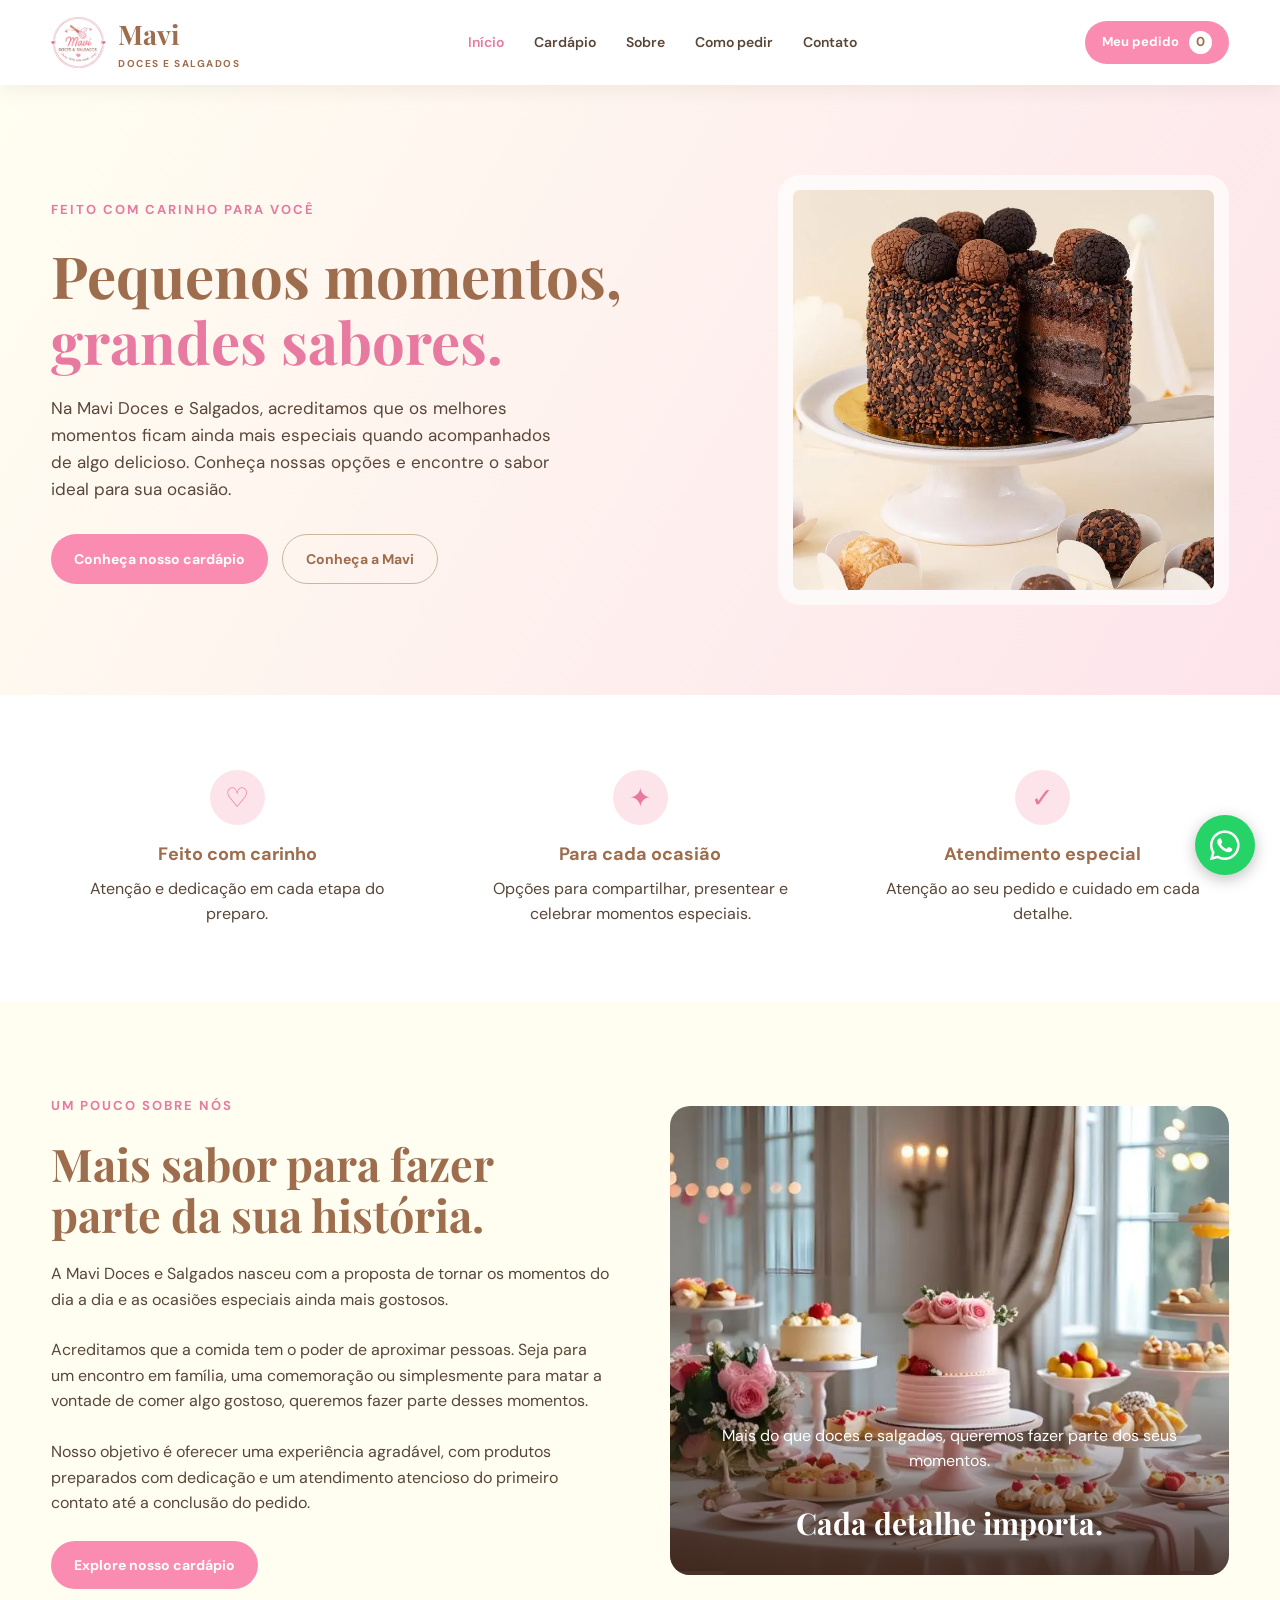
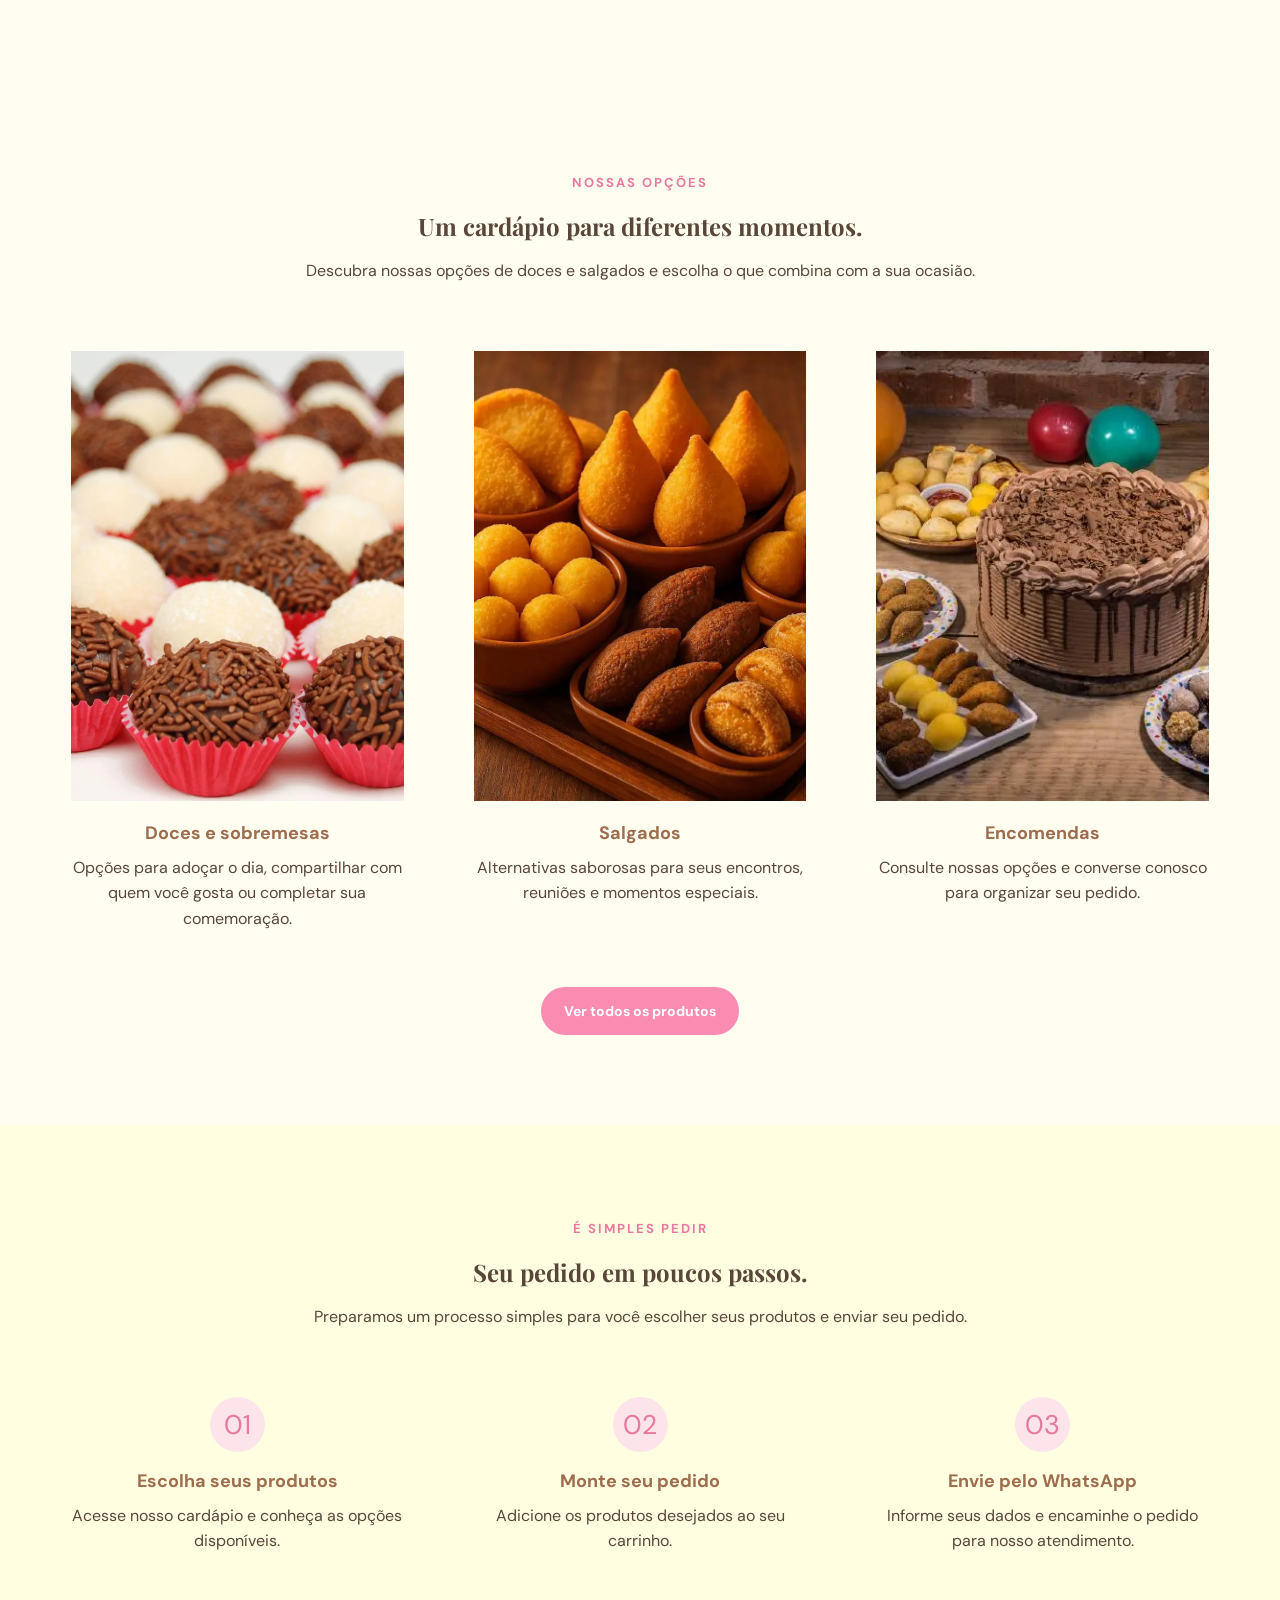
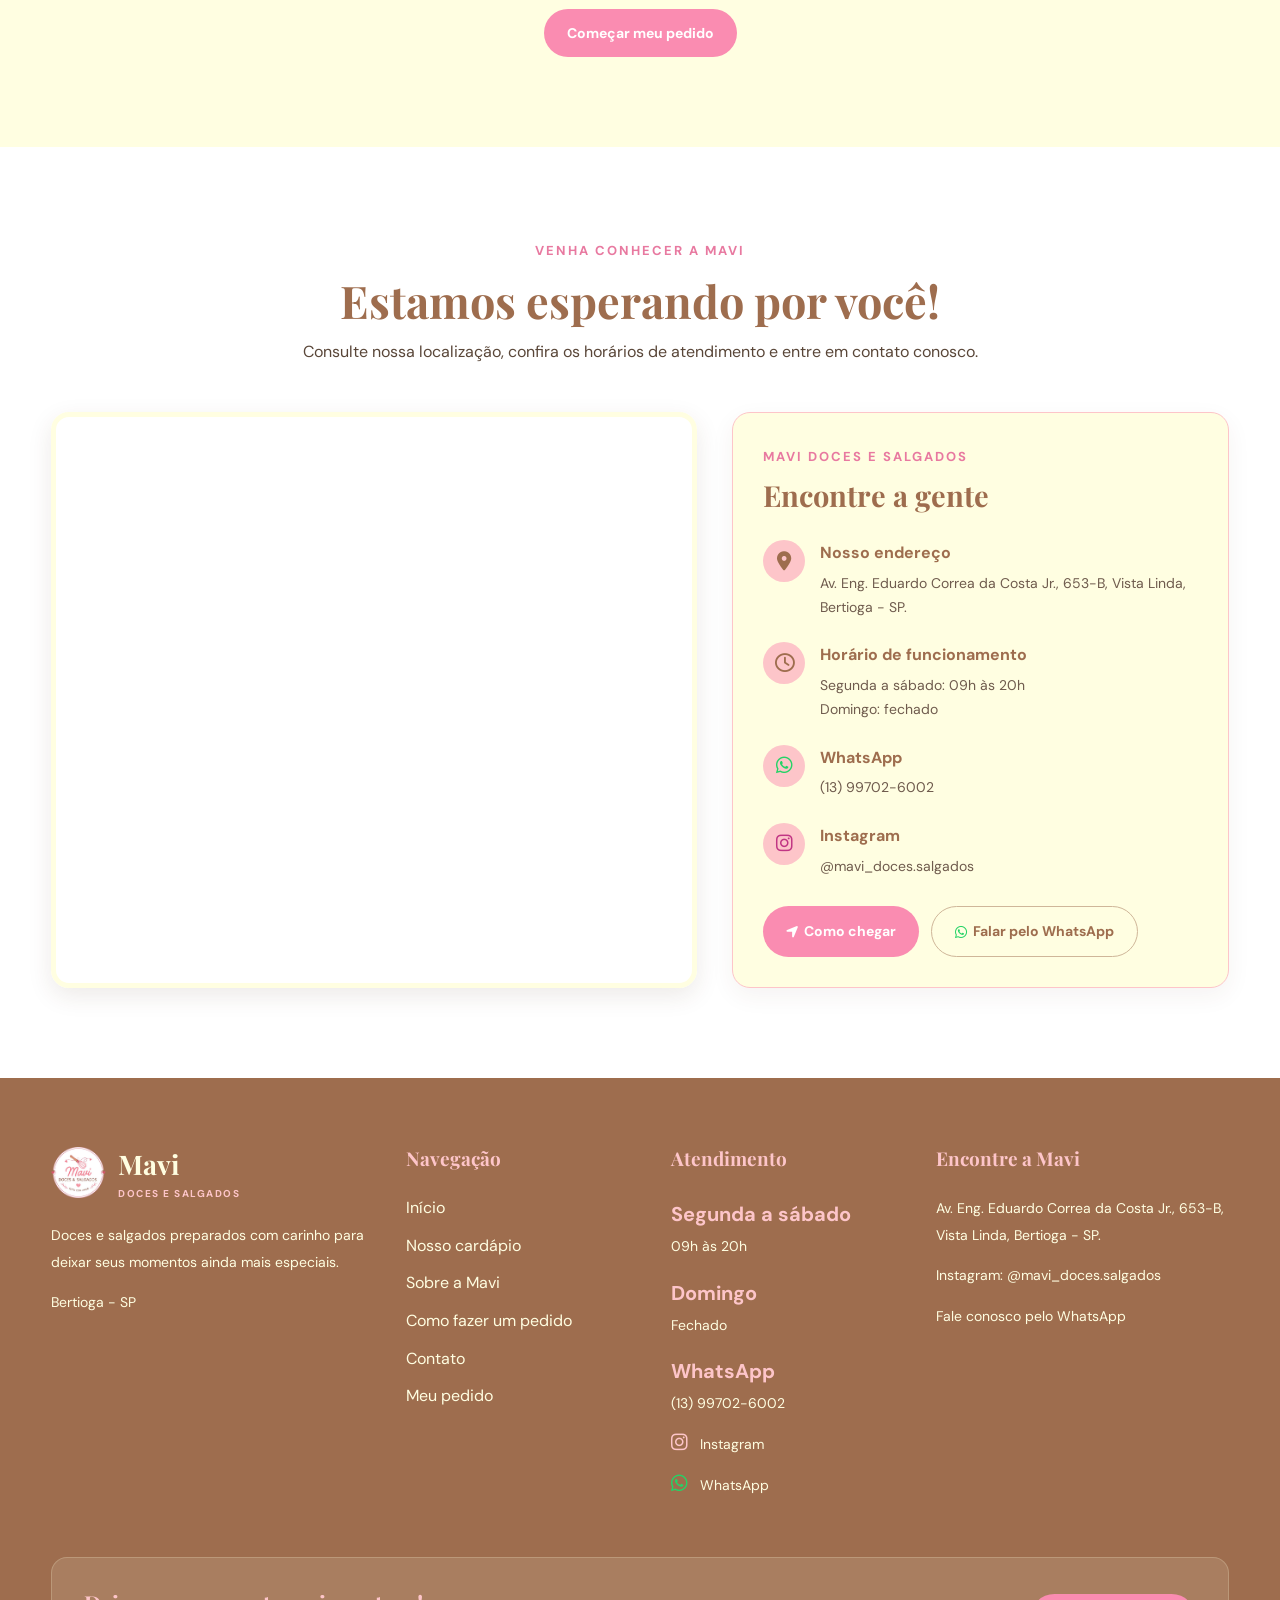
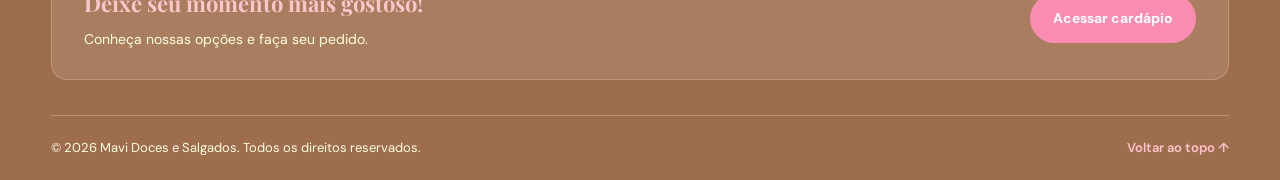
<file: index.html>
<!DOCTYPE html>
<html lang="pt-BR">

<head>
    <meta charset="UTF-8">
    <meta name="viewport" content="width=device-width, initial-scale=1.0">

    <title>Mavi Doces e Salgados | Sabor para seus momentos especiais</title>

    <meta name="description"
        content="Conheça a Mavi Doces e Salgados em Bertioga. Doces e salgados preparados com carinho. Consulte nosso cardápio e faça sua encomenda.">

    <link rel="icon" href="assets/img/logos/logo.webp">

    <link rel="preconnect" href="https://fonts.googleapis.com">
    <link rel="preconnect" href="https://fonts.gstatic.com" crossorigin>

    <link href="https://fonts.googleapis.com/css2?family=DM+Sans:wght@400;500;600;700&family=Playfair+Display:wght@500;600;700&display=swap"
        rel="stylesheet">

    <link rel="stylesheet" href="assets/css/style.css">
    <link rel="stylesheet" href="https://cdnjs.cloudflare.com/ajax/libs/font-awesome/6.5.2/css/all.min.css">
</head>

<body id="topo">

    <!-- CABEÇALHO -->
    <header class="header">
        <div class="container header-content">

            <a href="index.html" class="brand">
                <img src="assets/img/logos/logo.webp" alt="Mavi Doces e Salgados">
                <span>
                    Mavi
                    <small>Doces e Salgados</small>
                </span>
            </a>

            <nav class="navigation">
                <a href="index.html" class="active">Início</a>
                <a href="produtos.html">Cardápio</a>
                <a href="#sobre">Sobre</a>
                <a href="#como-pedir">Como pedir</a>
                <a href="#contato">Contato</a>
            </nav>

            <a href="carrinho.html" class="cart-link">
                <span>Meu pedido</span>
                <span class="cart-count" id="cartCount">0</span>
            </a>

        </div>
    </header>

    <main>

        <!-- APRESENTAÇÃO PRINCIPAL -->
        <section class="hero">
            <div class="container hero-content">

                <div class="hero-text">

                    <span class="eyebrow">Feito com carinho para você</span>

                    <h1>
                        Pequenos momentos,
                        <span>grandes sabores.</span>
                    </h1>

                    <p>
                        Na Mavi Doces e Salgados, acreditamos que os melhores
                        momentos ficam ainda mais especiais quando acompanhados
                        de algo delicioso. Conheça nossas opções e encontre
                        o sabor ideal para sua ocasião.
                    </p>

                    <div class="hero-actions">

                        <a href="produtos.html" class="btn btn-primary">
                            Conheça nosso cardápio
                        </a>

                        <a href="#sobre" class="btn btn-outline">
                            Conheça a Mavi
                        </a>

                    </div>

                </div>

                <div class="hero-image">
                    <img
                        src="assets/img/principal/hero-mavi.webp"
                        alt="Bolo de chocolate artesanal da Mavi Doces e Salgados"
                        width="1000"
                        height="800"
                        fetchpriority="high"
                        decoding="async">
                </div>

            </div>
        </section>

        <!-- DIFERENCIAIS -->
        <section class="features">
            <div class="container features-grid">

                <article class="feature">
                    <span class="feature-icon">♡</span>
                    <h3>Feito com carinho</h3>
                    <p>
                        Atenção e dedicação em cada etapa
                        do preparo.
                    </p>
                </article>

                <article class="feature">
                    <span class="feature-icon">✦</span>
                    <h3>Para cada ocasião</h3>
                    <p>
                        Opções para compartilhar, presentear
                        e celebrar momentos especiais.
                    </p>
                </article>

                <article class="feature">
                    <span class="feature-icon">✓</span>
                    <h3>Atendimento especial</h3>
                    <p>
                        Atenção ao seu pedido e cuidado
                        em cada detalhe.
                    </p>
                </article>

            </div>
        </section>

        <!-- SOBRE A MAVI -->
        <section class="about section" id="sobre">
            <div class="container about-content">

                <div>

                    <span class="eyebrow">Um pouco sobre nós</span>

                    <h2>Mais sabor para fazer parte da sua história.</h2>

                    <p>
                        A Mavi Doces e Salgados nasceu com a proposta de
                        tornar os momentos do dia a dia e as ocasiões
                        especiais ainda mais gostosos.
                    </p>

                    <p>
                        Acreditamos que a comida tem o poder de aproximar
                        pessoas. Seja para um encontro em família, uma
                        comemoração ou simplesmente para matar a vontade
                        de comer algo gostoso, queremos fazer parte desses
                        momentos.
                    </p>

                    <p>
                        Nosso objetivo é oferecer uma experiência agradável,
                        com produtos preparados com dedicação e um
                        atendimento atencioso do primeiro contato até
                        a conclusão do pedido.
                    </p>

                    <a href="produtos.html" class="btn btn-primary">
                        Explore nosso cardápio
                    </a>

                </div>

                <div class="about-highlight about-image-card">
                    <img
                        src="assets/img/principal/sobre-mavi.webp"
                        alt="Preparação artesanal de doces e bolos da Mavi"
                        width="800"
                        height="600"
                        loading="lazy"
                        decoding="async">

                    <div class="about-image-caption">
                        <span>
                            Mais do que doces e salgados,
                            queremos fazer parte dos seus momentos.
                        </span>
                        <strong>Cada detalhe importa.</strong>
                    </div>
                </div>

            </div>
        </section>

        <!-- O QUE VOCÊ ENCONTRA -->
        <section class="section">
            <div class="container">

                <div class="section-heading">
                    <span class="eyebrow">Nossas opções</span>

                    <h2>Um cardápio para diferentes momentos.</h2>

                    <p>
                        Descubra nossas opções de doces e salgados
                        e escolha o que combina com a sua ocasião.
                    </p>
                </div>

                <div class="features-grid">

                    <article class="feature category-feature">
                        <img
                            class="category-image"
                            src="assets/img/principal/categoria-doces.webp"
                            alt="Doces e sobremesas artesanais"
                            width="600"
                            height="450"
                            loading="lazy"
                            decoding="async">

                        <h3>Doces e sobremesas</h3>

                        <p>
                            Opções para adoçar o dia, compartilhar
                            com quem você gosta ou completar sua comemoração.
                        </p>
                    </article>

                    <article class="feature category-feature">
                        <img
                            class="category-image"
                            src="assets/img/principal/categoria-salgados.webp"
                            alt="Variedade de salgados preparados artesanalmente"
                            width="600"
                            height="450"
                            loading="lazy"
                            decoding="async">

                        <h3>Salgados</h3>

                        <p>
                            Alternativas saborosas para seus encontros,
                            reuniões e momentos especiais.
                        </p>
                    </article>

                    <article class="feature category-feature">
                        <img
                            class="category-image"
                            src="assets/img/principal/encomendas-mavi.webp"
                            alt="Bolos, doces e salgados para comemorações"
                            width="600"
                            height="450"
                            loading="lazy"
                            decoding="async">

                        <h3>Encomendas</h3>

                        <p>
                            Consulte nossas opções e converse conosco
                            para organizar seu pedido.
                        </p>
                    </article>

                </div>

                <div class="section-action">
                    <a href="produtos.html" class="btn btn-primary">
                        Ver todos os produtos
                    </a>
                </div>

            </div>
        </section>

        <!-- COMO FAZER UM PEDIDO -->
        <section class="section order-section" id="como-pedir">
            <div class="container">

                <div class="section-heading">

                    <span class="eyebrow">É simples pedir</span>

                    <h2>Seu pedido em poucos passos.</h2>

                    <p>
                        Preparamos um processo simples para você
                        escolher seus produtos e enviar seu pedido.
                    </p>

                </div>

                <div class="features-grid">

                    <article class="feature">
                        <span class="feature-icon">01</span>

                        <h3>Escolha seus produtos</h3>

                        <p>
                            Acesse nosso cardápio e conheça
                            as opções disponíveis.
                        </p>
                    </article>

                    <article class="feature">
                        <span class="feature-icon">02</span>

                        <h3>Monte seu pedido</h3>

                        <p>
                            Adicione os produtos desejados
                            ao seu carrinho.
                        </p>
                    </article>

                    <article class="feature">
                        <span class="feature-icon">03</span>

                        <h3>Envie pelo WhatsApp</h3>

                        <p>
                            Informe seus dados e encaminhe
                            o pedido para nosso atendimento.
                        </p>
                    </article>

                </div>

                <div class="section-action">

                    <a href="produtos.html" class="btn btn-primary">
                        Começar meu pedido
                    </a>

                </div>

            </div>
        </section>

        
<!-- CONTATO E LOCALIZAÇÃO -->
<section class="contact section" id="contato">

    <div class="container">

        <div class="section-heading">
            <span class="eyebrow">Venha conhecer a Mavi</span>
            <h2>Estamos esperando por você!</h2>
            <p>
                Consulte nossa localização, confira os horários
                de atendimento e entre em contato conosco.
            </p>
        </div>

        <div class="contact-map-content">

            <!-- MAPA -->
            <div class="contact-map">

                <iframe
                    src="https://www.google.com/maps?q=Av.%20Eng.%20Eduardo%20Correa%20da%20Costa%20Jr.%2C%20653-B%2C%20Vista%20Linda%2C%20Bertioga%20-%20SP&output=embed"
                    width="100%"
                    height="100%"
                    style="border:0;"
                    allowfullscreen
                    loading="lazy"
                    referrerpolicy="no-referrer-when-downgrade"
                    title="Localização da Mavi Doces e Salgados">
                </iframe>

            </div>

            <!-- INFORMAÇÕES -->
            <div class="contact-info">

                <span class="eyebrow">Mavi Doces e Salgados</span>

                <h2>Encontre a gente</h2>

                <div class="contact-info-item">
                    <span class="contact-info-icon">
                        <i class="fas fa-map-marker-alt"></i>
                    </span>

                    <div>
                        <strong>Nosso endereço</strong>
                        <p>
                            Av. Eng. Eduardo Correa da Costa Jr.,
                            653-B, Vista Linda, Bertioga - SP.
                        </p>
                    </div>
                </div>

                <div class="contact-info-item">
                    <span class="contact-info-icon">
                        <i class="far fa-clock"></i>
                    </span>

                    <div>
                        <strong>Horário de funcionamento</strong>
                        <p>Segunda a sábado: 09h às 20h</p>
                        <p>Domingo: fechado</p>
                    </div>
                </div>

                <div class="contact-info-item">
                    <span class="contact-info-icon whatsapp-icon">
                        <i class="fab fa-whatsapp"></i>
                    </span>

                    <div>
                        <strong>WhatsApp</strong>
                        <p>
                            <a href="https://wa.me/5513997026002"
                               target="_blank"
                               rel="noopener noreferrer">
                                (13) 99702-6002
                            </a>
                        </p>
                    </div>
                </div>

                <div class="contact-info-item">
                    <span class="contact-info-icon instagram-icon">
                        <i class="fab fa-instagram"></i>
                    </span>

                    <div>
                        <strong>Instagram</strong>
                        <p>
                            <a href="https://www.instagram.com/mavi_doces.salgados/"
                               target="_blank"
                               rel="noopener noreferrer">
                                @mavi_doces.salgados
                            </a>
                        </p>
                    </div>
                </div>

                <div class="contact-map-actions">

                    <a href="https://www.google.com/maps/search/?api=1&query=Av.%20Eng.%20Eduardo%20Correa%20da%20Costa%20Jr.%2C%20653-B%2C%20Vista%20Linda%2C%20Bertioga%20-SP"
                       target="_blank"
                       rel="noopener noreferrer"
                       class="btn btn-primary">
                        <i class="fas fa-location-arrow"></i>
                        Como chegar
                    </a>

                    <a href="https://wa.me/5513997026002"
                       target="_blank"
                       rel="noopener noreferrer"
                       class="btn btn-outline">
                        <i class="fab fa-whatsapp"></i>
                        Falar pelo WhatsApp
                    </a>

                </div>

            </div>

        </div>

    </div>

</section>


    </main>

    <!-- RODAPÉ -->
    <footer class="footer">

        <div class="container">

            <div class="footer-content">

                <!-- IDENTIDADE -->
                <div class="footer-column footer-about">

                    <a href="index.html" class="brand footer-brand">

                        <img src="assets/img/logos/logo.webp"
                            alt="Logo Mavi Doces e Salgados">

                        <span>
                            Mavi
                            <small>Doces e Salgados</small>
                        </span>

                    </a>

                    <p>
                        Doces e salgados preparados com carinho
                        para deixar seus momentos ainda mais especiais.
                    </p>

                    <p>
                        Bertioga - SP
                    </p>

                </div>

                <!-- NAVEGAÇÃO -->
                <div class="footer-column">

                    <h3>Navegação</h3>

                    <ul>
                        <li><a href="index.html">Início</a></li>
                        <li><a href="produtos.html">Nosso cardápio</a></li>
                        <li><a href="#sobre">Sobre a Mavi</a></li>
                        <li><a href="#como-pedir">Como fazer um pedido</a></li>
                        <li><a href="#contato">Contato</a></li>
                        <li><a href="carrinho.html">Meu pedido</a></li>
                    </ul>

                </div>

                <!-- ATENDIMENTO -->
                <div class="footer-column">

                    <h3>Atendimento</h3>

                    <p>
                        <strong>Segunda a sábado</strong><br>
                        09h às 20h
                    </p>

                    <p>
                        <strong>Domingo</strong><br>
                        Fechado
                    </p>

                    <p>
                        <strong>WhatsApp</strong><br>
                        <a href="https://wa.me/5513997026002"
                            target="_blank"
                            rel="noopener noreferrer">
                            (13) 99702-6002
                        </a>
                    </p>
<p>
    <a href="https://www.instagram.com/mavi_doces.salgados/"
       target="_blank"
       rel="noopener noreferrer">
        <i class="fab fa-instagram instagram-icon-footer"></i>
        Instagram
    </a>
</p>

<p>
    <a href="https://wa.me/5513997026002"
       target="_blank"
       rel="noopener noreferrer">
        <i class="fab fa-whatsapp whatsapp-icon-footer"></i>
        WhatsApp
    </a>
</p>
                </div>

                <!-- LOCALIZAÇÃO E REDES -->
                <div class="footer-column">

                    <h3>Encontre a Mavi</h3>

                    <p>
                        Av. Eng. Eduardo Correa da Costa Jr., 653-B,
                        Vista Linda, Bertioga - SP.
                    </p>

                    <p>
                        <a href="https://www.instagram.com/mavi_doces.salgados/"
                            target="_blank"
                            rel="noopener noreferrer">
                            Instagram: @mavi_doces.salgados
                        </a>
                    </p>

                    <p>
                        <a href="https://wa.me/5513997026002"
                            target="_blank"
                            rel="noopener noreferrer">
                            Fale conosco pelo WhatsApp
                        </a>
                    </p>

                </div>

            </div>

            <div class="footer-highlight">

                <div>
                    <strong>Deixe seu momento mais gostoso!</strong>

                    <p>
                        Conheça nossas opções e faça seu pedido.
                    </p>
                </div>

                <a href="produtos.html" class="btn btn-primary">
                    Acessar cardápio
                </a>

            </div>

            <div class="footer-bottom">

                <span>
                    © <span id="currentYear"></span>
                    Mavi Doces e Salgados.
                    Todos os direitos reservados.
                </span>

                <a href="#topo">Voltar ao topo ↑</a>

            </div>

        </div>

    </footer>

<script src="assets/js/config.js" defer></script>
<script src="assets/js/storage.js" defer></script>
<script src="assets/js/principal.js" defer></script>

<!-- BOTÃO FLUTUANTE WHATSAPP -->
<a href="https://wa.me/5513997026002"
   class="whatsapp-float"
   target="_blank"
   rel="noopener noreferrer"
   aria-label="Fale com a Mavi pelo WhatsApp"
   title="Fale conosco pelo WhatsApp">

    <i class="fab fa-whatsapp"></i>

</a>

</body>
</html>
</file>
<file: assets/css/style.css>
:root {
    --color-background: #fffef1;
    --color-primary: #fa8cb1;
    --color-primary-dark: #e879a0;
    --color-secondary: #cfb699;
    --color-brown: #9e6d4e;
    --color-text: #594638;
    --color-white: #ffffff;

    --font-body: "DM Sans", sans-serif;
    --font-heading: "Playfair Display", serif;

    --container-width: 1180px;
}

* {
    margin: 0;
    padding: 0;
    box-sizing: border-box;
}

html {
    scroll-behavior: smooth;
}

body {
    background: var(--color-background);
    color: var(--color-text);
    font-family: var(--font-body);
    line-height: 1.6;
}

a {
    text-decoration: none;
    color: inherit;
}

img {
    max-width: 100%;
    display: block;
}

.container {
    width: min(92%, var(--container-width));
    margin: 0 auto;
}

.section {
    padding: 90px 0;
}

/* Cabeçalho */

.header {
    background: var(--color-white);
    box-shadow: 0 3px 20px rgba(80, 50, 30, 0.08);
    position: sticky;
    top: 0;
    z-index: 100;
}

.header-content {
    min-height: 85px;
    display: flex;
    align-items: center;
    justify-content: space-between;
    gap: 25px;
}

.brand {
    display: flex;
    align-items: center;
    gap: 12px;
    color: var(--color-brown);
    font-family: var(--font-heading);
    font-size: 27px;
    font-weight: 700;
}

.brand img {
    width: 55px;
    height: 55px;
    object-fit: contain;
}

.brand small {
    display: block;
    font-family: var(--font-body);
    font-size: 10px;
    letter-spacing: 1.5px;
    text-transform: uppercase;
}

.navigation {
    display: flex;
    align-items: center;
    gap: 30px;
}

.navigation a {
    font-size: 14px;
    font-weight: 600;
    transition: color 0.2s;
}

.navigation a:hover,
.navigation a.active {
    color: var(--color-primary-dark);
}

.cart-link {
    background: var(--color-primary);
    color: white;
    border-radius: 30px;
    padding: 10px 17px;
    display: flex;
    align-items: center;
    gap: 10px;
    font-size: 13px;
    font-weight: 700;
}

.cart-count {
    background: white;
    color: var(--color-brown);
    width: 23px;
    height: 23px;
    border-radius: 50%;
    display: grid;
    place-items: center;
}

/* Hero */

.hero {
    padding: 90px 0;
    background: linear-gradient(120deg, #fffef1, #fde4eb);
    overflow: hidden;
}

.hero-content {
    display: grid;
    grid-template-columns: 1.2fr 0.8fr;
    align-items: center;
    gap: 50px;
}

.eyebrow {
    color: var(--color-primary-dark);
    font-weight: 700;
    font-size: 13px;
    letter-spacing: 2px;
    text-transform: uppercase;
}

.hero h1,
.about h2,
.contact h2 {
    font-family: var(--font-heading);
    line-height: 1.15;
    font-size: clamp(36px, 5vw, 58px);
    margin: 20px 0;
    color: var(--color-brown);
}

.hero h1 span {
    color: var(--color-primary-dark);
    display: block;
}

.hero-text p {
    max-width: 520px;
    font-size: 17px;
    margin-bottom: 30px;
}

.hero-actions {
    display: flex;
    flex-wrap: wrap;
    gap: 14px;
}

.hero-image {
    display: flex;
    align-items: center;
    justify-content: center;
}

.hero-image img {
    width: min(100%, 340px);
    border-radius: 50%;
    padding: 15px;
    background: rgba(255, 255, 255, 0.7);
}

/* Botões */

.btn {
    display: inline-flex;
    justify-content: center;
    align-items: center;
    padding: 13px 23px;
    border-radius: 30px;
    font-weight: 700;
    font-size: 14px;
    transition: 0.2s;
}

.btn-primary {
    background: var(--color-primary);
    color: white;
}

.btn-primary:hover {
    background: var(--color-primary-dark);
    transform: translateY(-2px);
}

.btn-outline {
    border: 1px solid var(--color-secondary);
    color: var(--color-brown);
}

.btn-outline:hover {
    background: var(--color-secondary);
    color: white;
}

/* Diferenciais */

.features {
    padding: 55px 0;
    background: white;
}

.features-grid {
    display: grid;
    grid-template-columns: repeat(3, 1fr);
    gap: 30px;
}

.feature {
    text-align: center;
    padding: 20px;
}

.feature-icon {
    display: inline-grid;
    place-items: center;
    width: 55px;
    height: 55px;
    border-radius: 50%;
    background: #fde4eb;
    color: var(--color-primary-dark);
    font-size: 27px;
    margin-bottom: 15px;
}

.feature h3 {
    color: var(--color-brown);
    margin-bottom: 7px;
    font-size: 18px;
}

/* Sobre */

.about-content {
    display: grid;
    grid-template-columns: 1fr 1fr;
    align-items: center;
    gap: 60px;
}

.about h2,
.contact h2 {
    font-size: clamp(32px, 4vw, 45px);
}

.about-content p {
    margin-bottom: 25px;
}

.about-highlight {
    background: #fde4eb;
    border-radius: 25px;
    padding: 55px 35px;
    text-align: center;
    color: var(--color-brown);
}

.about-highlight span {
    display: block;
    margin-bottom: 15px;
}

.about-highlight strong {
    font-family: var(--font-heading);
    font-size: 30px;
}

/* Contato */

.contact {
    background: white;
}

.contact-content {
    text-align: center;
}

.contact-content p {
    margin: 10px auto 25px;
}

.contact-phone,
.contact-instagram {
    color: var(--color-brown);
    font-weight: 600;
}

/* Rodapé */

.footer {
    background: #604633;
    color: white;
    padding-top: 45px;
}

.footer-content {
    display: flex;
    justify-content: space-between;
    gap: 30px;
    padding-bottom: 35px;
}

.footer-content strong {
    color: #fdc5c9;
    font-size: 20px;
}

.footer-bottom {
    border-top: 1px solid rgba(255,255,255,0.15);
    padding: 18px;
    text-align: center;
    font-size: 13px;
}

/* Responsividade */

@media (max-width: 850px) {
    .header-content {
        flex-wrap: wrap;
        padding: 15px 0;
    }

    .navigation {
        order: 3;
        width: 100%;
        justify-content: center;
        gap: 18px;
        flex-wrap: wrap;
    }

    .hero-content,
    .about-content {
        grid-template-columns: 1fr;
    }

    .hero-text {
        text-align: center;
    }

    .hero-text p {
        margin-left: auto;
        margin-right: auto;
    }

    .hero-actions {
        justify-content: center;
    }

    .hero-image img {
        width: 240px;
    }
}

@media (max-width: 600px) {
    .section {
        padding: 60px 0;
    }

    .header-content {
        justify-content: center;
    }

    .brand {
        margin-right: auto;
    }

    .navigation {
        font-size: 12px;
        gap: 14px;
    }

    .cart-link {
        padding: 8px 12px;
    }

    .features-grid {
        grid-template-columns: 1fr;
        gap: 10px;
    }

    .footer-content {
        flex-direction: column;
        text-align: center;
    }

    .hero {
        padding: 65px 0;
    }
}


/* ========================================
   SEÇÕES ADICIONAIS
======================================== */

.section-heading {
    max-width: 720px;
    margin: 0 auto 45px;
    text-align: center;
}

.section-heading h2 {
    font-family: 'Playfair Display', serif;
    margin: 12px 0;
}

.section-heading p {
    line-height: 1.8;
}

.section-action {
    margin-top: 35px;
    text-align: center;
}

.order-section {
    background: #FFFEe1;
}

/* ========================================
   RODAPÉ MODERNO
======================================== */

.footer {
    background: #9E6D4E;
    color: #FFFEe1;
    padding: 65px 0 0;
    margin-top: 0;
}

.footer-content {
    display: grid;
    grid-template-columns: 1.4fr 1fr 1fr 1.3fr;
    gap: 40px;
    padding-bottom: 45px;
}

.footer-column h3 {
    color: #FDC5C9;
    font-family: 'Playfair Display', serif;
    font-size: 19px;
    margin-bottom: 22px;
}

.footer-column p {
    color: #FFFEe1;
    font-size: 14px;
    line-height: 1.9;
    margin-bottom: 14px;
}

.footer-column strong {
    color: #FDC5C9;
}

.footer-column ul {
    list-style: none;
    padding: 0;
    margin: 0;
}

.footer-column ul li {
    margin-bottom: 12px;
}

.footer-column a {
    color: #FFFEe1;
    text-decoration: none;
    transition: color 0.3s ease;
}

.footer-column a:hover {
    color: #FDC5C9;
}

.footer-brand {
    display: inline-flex;
    margin-bottom: 20px;
    color: #FFFEe1;
}

.footer-brand img {
    width: 55px;
    height: 55px;
    object-fit: contain;
}

.footer-brand small {
    color: #FDC5C9;
}

/* DESTAQUE DO RODAPÉ */

.footer-highlight {
    display: flex;
    align-items: center;
    justify-content: space-between;
    gap: 25px;
    padding: 28px 32px;
    margin-bottom: 35px;
    background: rgba(255, 254, 225, 0.12);
    border: 1px solid rgba(255, 254, 225, 0.2);
    border-radius: 16px;
}

.footer-highlight strong {
    display: block;
    color: #FDC5C9;
    font-family: 'Playfair Display', serif;
    font-size: 22px;
    margin-bottom: 7px;
}

.footer-highlight p {
    margin: 0;
    color: #FFFEe1;
    font-size: 14px;
}

.footer-highlight .btn {
    flex-shrink: 0;
}

/* PARTE INFERIOR */

.footer-bottom {
    display: flex;
    align-items: center;
    justify-content: space-between;
    gap: 20px;
    padding: 22px 0;
    border-top: 1px solid rgba(255, 254, 225, 0.25);
    color: #FFFEe1;
    font-size: 13px;
}

.footer-bottom a {
    color: #FDC5C9;
    text-decoration: none;
    font-weight: 600;
}

.footer-bottom a:hover {
    text-decoration: underline;
}

/* ========================================
   RESPONSIVIDADE
======================================== */

@media (max-width: 900px) {

    .footer-content {
        grid-template-columns: repeat(2, 1fr);
        gap: 35px;
    }

}

@media (max-width: 600px) {

    .footer {
        padding-top: 45px;
    }

    .footer-content {
        grid-template-columns: 1fr;
        gap: 30px;
    }

    .footer-highlight {
        flex-direction: column;
        align-items: flex-start;
        padding: 24px;
    }

    .footer-highlight strong {
        font-size: 20px;
    }

    .footer-bottom {
        flex-direction: column;
        align-items: flex-start;
        line-height: 1.7;
    }

    .section-heading {
        margin-bottom: 30px;
    }

}


/* ========================================
   CONTATO COM MAPA
======================================== */

.contact-map-content {
    display: grid;
    grid-template-columns: 1.3fr 1fr;
    gap: 35px;
    align-items: stretch;
    margin-top: 40px;
}

.contact-map {
    min-height: 450px;
    overflow: hidden;
    border-radius: 18px;
    border: 5px solid #FFFEe1;
    box-shadow: 0 8px 25px rgba(80, 50, 30, 0.10);
}

.contact-map iframe {
    display: block;
    width: 100%;
    height: 100%;
    min-height: 450px;
}

.contact-info {
    padding: 30px;
    background: #FFFEe1;
    border: 1px solid #FDC5C9;
    border-radius: 18px;
    box-shadow: 0 8px 25px rgba(80, 50, 30, 0.06);
}

.contact-info h2 {
    font-family: 'Playfair Display', serif;
    color: #9E6D4E;
    font-size: 29px;
    margin: 10px 0 28px;
}

.contact-info-item {
    display: flex;
    align-items: flex-start;
    gap: 15px;
    margin-bottom: 23px;
}

.contact-info-icon {
    display: flex;
    align-items: center;
    justify-content: center;
    min-width: 42px;
    height: 42px;
    background: #FDC5C9;
    border-radius: 50%;
    font-size: 19px;
}

.contact-info-item strong {
    display: block;
    color: #9E6D4E;
    margin-bottom: 6px;
}

.contact-info-item p {
    color: #6F5B4D;
    font-size: 14px;
    line-height: 1.7;
    margin: 0;
}

.contact-map-actions {
    display: flex;
    flex-wrap: wrap;
    gap: 12px;
    margin-top: 28px;
}

.contact-map-actions .btn {
    text-align: center;
}

/* RESPONSIVIDADE */

@media (max-width: 900px) {

    .contact-map-content {
        grid-template-columns: 1fr;
    }

    .contact-map {
        min-height: 350px;
    }

    .contact-map iframe {
        min-height: 350px;
    }

}

@media (max-width: 600px) {

    .contact-info {
        padding: 23px 18px;
    }

    .contact-info h2 {
        font-size: 25px;
    }

    .contact-map {
        min-height: 300px;
    }

    .contact-map iframe {
        min-height: 300px;
    }

    .contact-map-actions {
        flex-direction: column;
    }

    .contact-map-actions .btn {
        width: 100%;
    }

}


/* ========================================
   ÍCONES DE CONTATO E REDES SOCIAIS
======================================== */

.contact-info-icon {
    display: flex;
    align-items: center;
    justify-content: center;
    min-width: 42px;
    width: 42px;
    height: 42px;
    background: #FDC5C9;
    border-radius: 50%;
    font-size: 19px;
    color: #9E6D4E;
}

.contact-info-icon.whatsapp-icon {
    color: #25D366;
}

.contact-info-icon.instagram-icon {
    color: #C13584;
}

.contact-info-item a {
    color: #6F5B4D;
    text-decoration: none;
    transition: color 0.3s ease;
}

.contact-info-item a:hover {
    color: #9E6D4E;
}

/* ÍCONES DOS BOTÕES */

.contact-map-actions .fa-whatsapp {
    color: #25D366;
    margin-right: 6px;
}

.contact-map-actions .fa-location-arrow {
    margin-right: 6px;
}

/* ÍCONES DO RODAPÉ */

.instagram-icon-footer {
    color: #FDC5C9;
    font-size: 19px;
    margin-right: 8px;
}

.whatsapp-icon-footer {
    color: #25D366;
    font-size: 19px;
    margin-right: 8px;
}

.footer-column a:hover .instagram-icon-footer,
.footer-column a:hover .whatsapp-icon-footer {
    opacity: 0.8;
}


/* ========================================
   WHATSAPP FLUTUANTE
======================================== */

.whatsapp-float {
    position: fixed;
    width: 60px;
    height: 60px;
    right: 25px;
    bottom: 25px;
    background-color: #25D366;
    color: #FFFFFF;
    border-radius: 50%;
    display: flex;
    align-items: center;
    justify-content: center;
    font-size: 34px;
    text-decoration: none;
    box-shadow: 0 4px 15px rgba(0, 0, 0, 0.25);
    z-index: 9999;
    transition: all 0.3s ease;
}

.whatsapp-float:hover {
    background-color: #1EBE5D;
    color: #FFFFFF;
    transform: scale(1.08);
    box-shadow: 0 6px 20px rgba(0, 0, 0, 0.30);
}

/* Ajuste para celulares */

@media (max-width: 600px) {

    .whatsapp-float {
        width: 55px;
        height: 55px;
        right: 18px;
        bottom: 18px;
        font-size: 31px;
    }

}

/* IMAGEM PRINCIPAL */
.hero-image img {
    display: block;
    width: 100%;
    height: 430px;
    object-fit: cover;
    border-radius: 22px;
}

/* IMAGEM DA SEÇÃO SOBRE */
.about-image-card {
    position: relative;
    overflow: hidden;
    padding: 0;
    min-height: 380px;
    border-radius: 20px;
}

.about-image-card > img {
    display: block;
    width: 100%;
    height: 100%;
    min-height: 380px;
    object-fit: cover;
}

.about-image-caption {
    position: absolute;
    inset: auto 0 0;
    display: flex;
    flex-direction: column;
    gap: 10px;
    padding: 28px;
    color: #FFFFFF;
    background: linear-gradient(
        transparent,
        rgba(60, 35, 25, 0.85)
    );
}

.about-image-caption strong {
    color: #FFFFFF;
}

/* IMAGENS DAS CATEGORIAS */
.category-feature {
    overflow: hidden;
    padding-bottom: 20px;
}

.category-image {
    display: block;
    width: 100%;
    aspect-ratio: 4 / 3;
    object-fit: cover;
    margin-bottom: 18px;
}

/* RESPONSIVIDADE */
@media (max-width: 600px) {
    .hero-image img {
        height: 300px;
    }

    .about-image-card,
    .about-image-card > img {
        min-height: 300px;
    }
}
</file>
